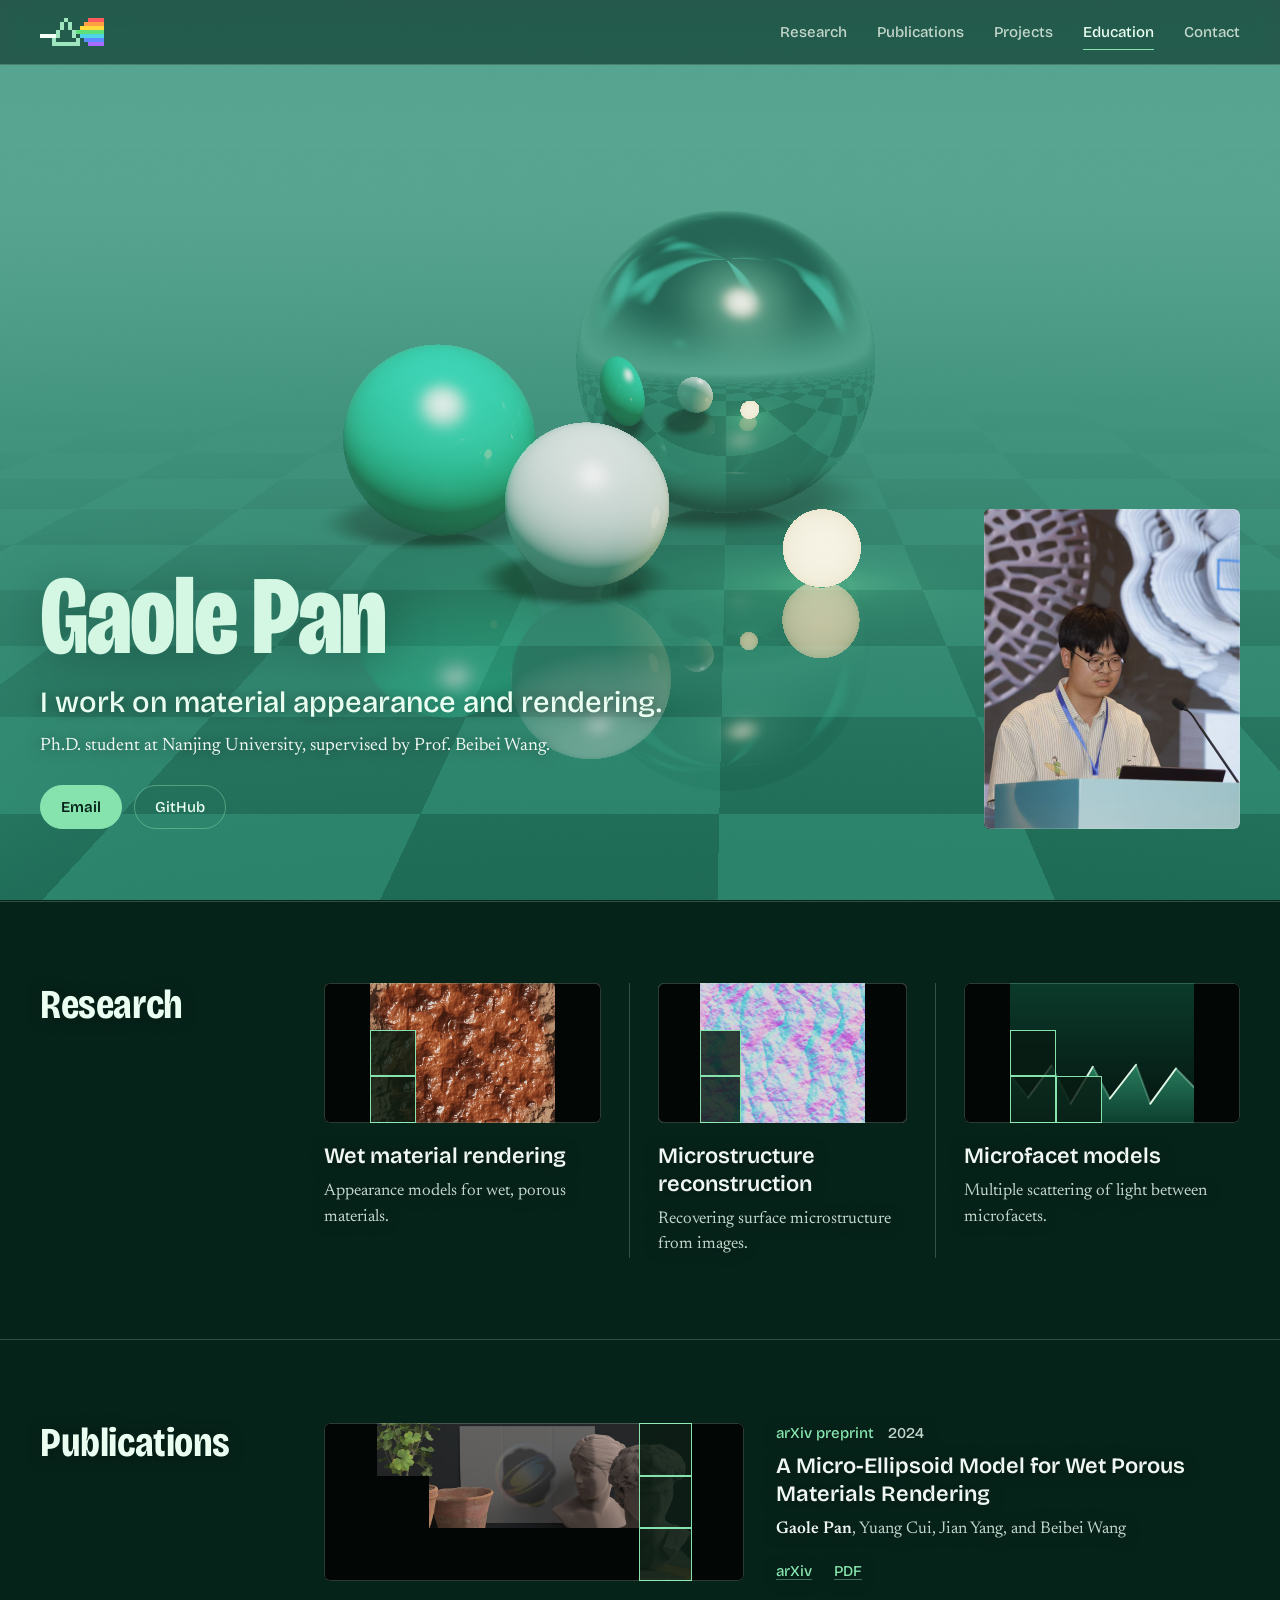
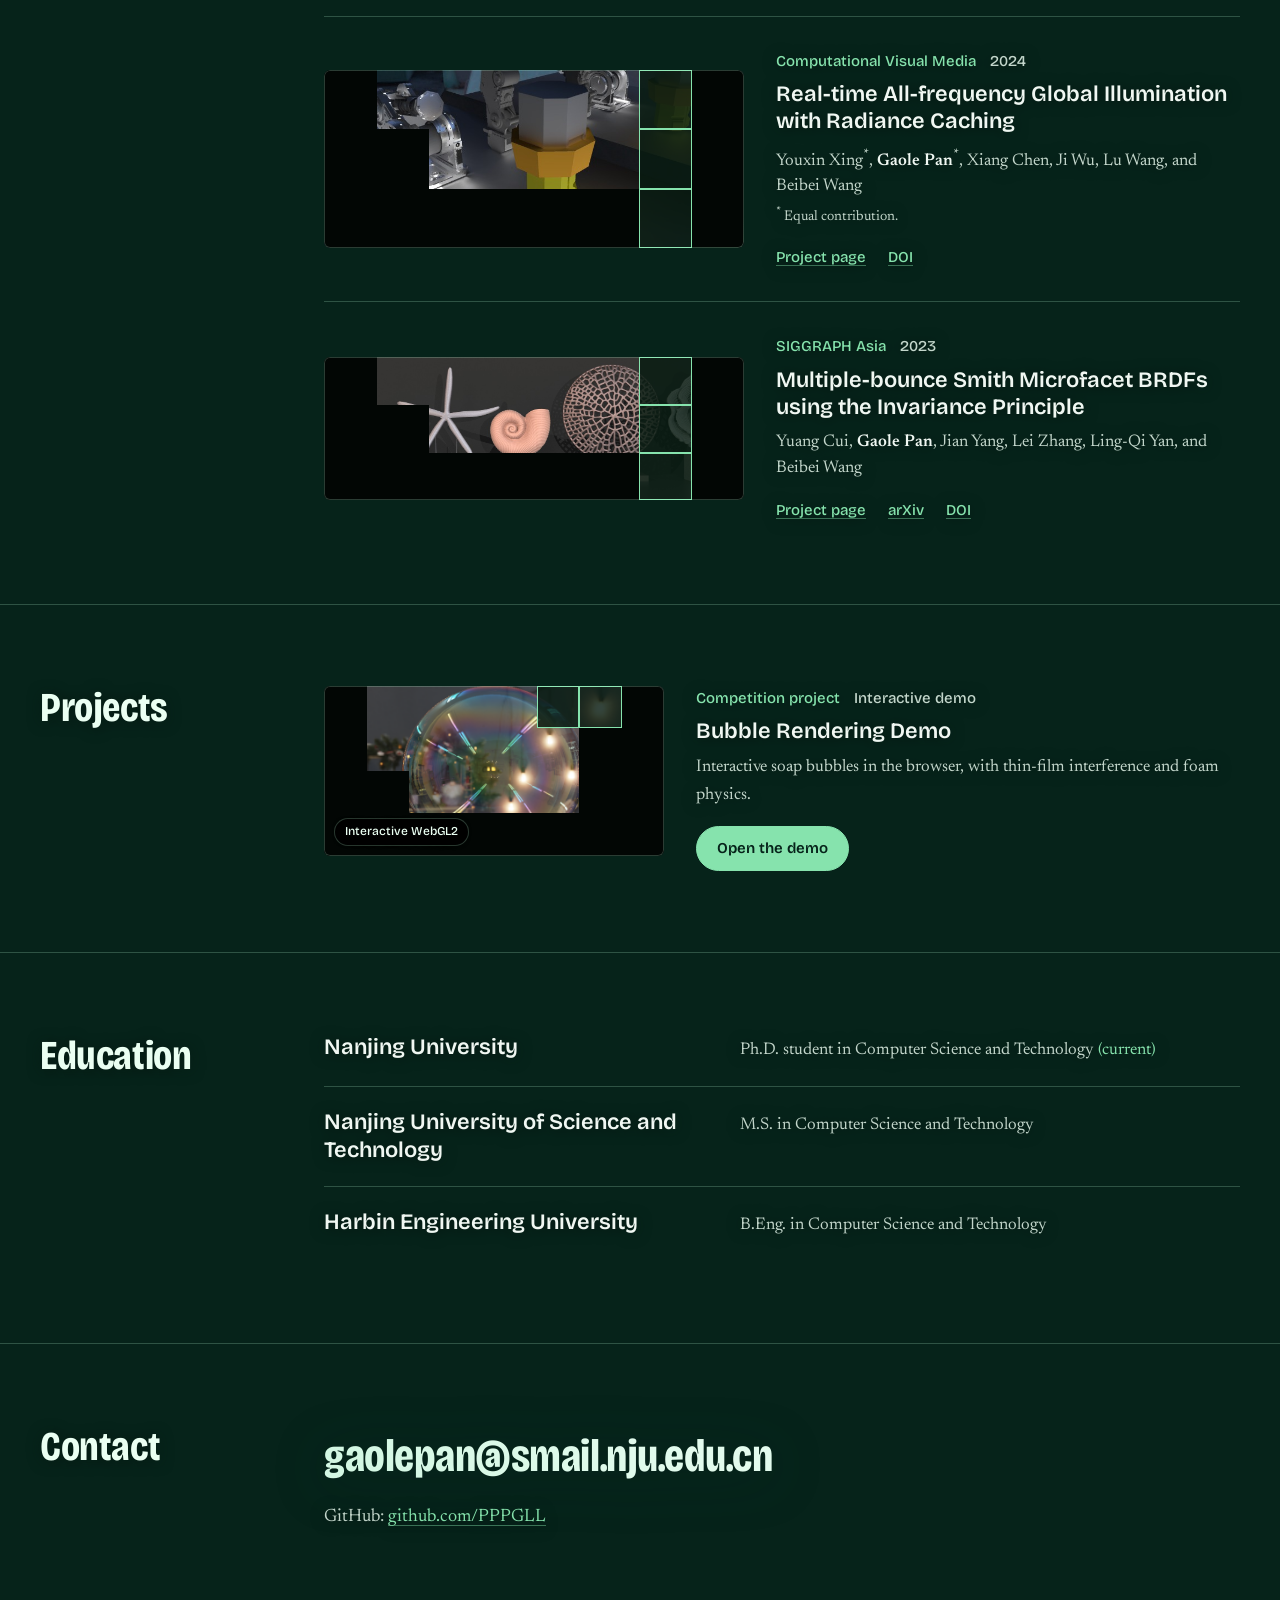
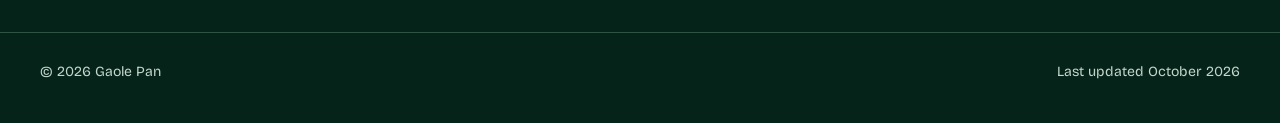
<file: index.html>
<!DOCTYPE html>
<html lang="en">
<head>
  <meta charset="UTF-8">
  <meta name="viewport" content="width=device-width, initial-scale=1">
  <meta name="description" content="Gaole Pan is a Ph.D. student at Nanjing University working on material appearance and rendering: wet materials, microfacet models, and microstructure reconstruction.">
  <meta name="author" content="Gaole Pan">
  <meta name="robots" content="index, follow">
  <meta name="theme-color" content="#06231a">
  <link rel="canonical" href="https://pppgll.github.io/">

  <meta property="og:type" content="profile">
  <meta property="og:title" content="Gaole Pan – Ph.D. student in rendering, Nanjing University">
  <meta property="og:site_name" content="Gaole Pan">
  <meta property="og:description" content="Gaole Pan is a Ph.D. student at Nanjing University working on material appearance and rendering: wet materials, microfacet models, and microstructure reconstruction.">
  <meta property="og:url" content="https://pppgll.github.io/">
  <meta property="og:image" content="https://pppgll.github.io/assets/gaole-pan.jpg">
  <meta property="og:image:alt" content="Gaole Pan giving a research presentation">
  <meta property="profile:first_name" content="Gaole">
  <meta property="profile:last_name" content="Pan">

  <meta name="twitter:card" content="summary">
  <meta name="twitter:title" content="Gaole Pan – Ph.D. student in rendering, Nanjing University">
  <meta name="twitter:description" content="Gaole Pan is a Ph.D. student at Nanjing University working on material appearance and rendering: wet materials, microfacet models, and microstructure reconstruction.">
  <meta name="twitter:image" content="https://pppgll.github.io/assets/gaole-pan.jpg">

  <link rel="icon" href="assets/favicon.svg" type="image/svg+xml">
  <title>Gaole Pan – Ph.D. student in rendering, Nanjing University</title>
  <script type="application/ld+json">
    {
      "@context": "https://schema.org",
      "@graph": [
        {
          "@type": "WebSite",
          "@id": "https://pppgll.github.io/#website",
          "url": "https://pppgll.github.io/",
          "name": "Gaole Pan",
          "alternateName": "潘高乐",
          "inLanguage": "en"
        },
        {
          "@type": "ProfilePage",
          "@id": "https://pppgll.github.io/#page",
          "url": "https://pppgll.github.io/",
          "name": "Gaole Pan – Ph.D. student in rendering, Nanjing University",
          "isPartOf": { "@id": "https://pppgll.github.io/#website" },
          "mainEntity": { "@id": "https://pppgll.github.io/#gaole-pan" },
          "dateModified": "2026-10-11"
        },
        {
          "@type": "Person",
          "@id": "https://pppgll.github.io/#gaole-pan",
          "name": "Gaole Pan",
          "alternateName": "潘高乐",
          "givenName": "Gaole",
          "familyName": "Pan",
          "url": "https://pppgll.github.io/",
          "image": "https://pppgll.github.io/assets/gaole-pan.jpg",
          "email": "mailto:gaolepan@smail.nju.edu.cn",
          "jobTitle": "Ph.D. student",
          "description": "Ph.D. student at Nanjing University working on material appearance and rendering.",
          "affiliation": {
            "@type": "CollegeOrUniversity",
            "name": "Nanjing University",
            "url": "https://www.nju.edu.cn/en/"
          },
          "sameAs": [
            "https://github.com/PPPGLL"
          ],
          "knowsAbout": [
            "Computer graphics",
            "Physically based rendering",
            "Material appearance",
            "Wet material rendering",
            "Microfacet models",
            "Microstructure reconstruction"
          ]
        }
      ]
    }
  </script>
  <link rel="preload" href="assets/fonts/bricolage-var.woff2" as="font" type="font/woff2" crossorigin>
  <link rel="preload" href="assets/fonts/newsreader-var.woff2" as="font" type="font/woff2" crossorigin>
  <link rel="stylesheet" href="assets/site.css?v=8">
</head>
<body>
  <a class="skip-link" href="#main">Skip to main content</a>
  <canvas id="surface" aria-hidden="true"></canvas>

  <header class="site-header">
    <nav class="nav container" aria-label="Primary navigation">
      <a class="nameplate" href="#top" aria-label="Gaole Pan, back to top"><img src="assets/logo.svg" alt="" width="64" height="28"></a>
      <div class="nav-links" id="nav-links">
        <a href="#research">Research</a>
        <a href="#publications">Publications</a>
        <a href="#projects">Projects</a>
        <a href="#education">Education</a>
        <a href="#contact">Contact</a>
      </div>
      <button class="menu-button" id="menu-button" type="button" aria-controls="nav-links" aria-expanded="false">Menu</button>
    </nav>
    <div class="progress" aria-hidden="true"></div>
  </header>

  <main id="main">
    <section class="hero" id="top">
      <div class="container">
        <div class="hero-grid">
          <div class="hero-copy">
            <h1 class="lit-text">Gaole Pan</h1>
            <p class="role">I work on material appearance and rendering.</p>
            <p class="affiliation">Ph.D. student at Nanjing University, supervised by Prof. Beibei Wang.</p>
            <ul class="profile-links">
              <li><a class="button solid" href="mailto:gaolepan@smail.nju.edu.cn">Email</a></li>
              <li><a class="button" href="https://github.com/PPPGLL" target="_blank" rel="noreferrer">GitHub</a></li>
            </ul>
          </div>
          <div class="frame lit portrait">
            <img src="assets/gaole-pan.jpg" alt="Gaole Pan giving a research presentation" width="1920" height="1280">
          </div>
        </div>
      </div>
    </section>

    <section class="section" id="research">
      <div class="section-grid container">
        <div class="section-head">
          <h2>Research</h2>
        </div>
        <ul class="research-list">
          <li>
            <div class="frame lit tile"><canvas data-tile="wet" role="img" aria-label="A porous surface darkening as water soaks in"></canvas></div>
            <h3>Wet material rendering</h3>
            <p>Appearance models for wet, porous materials.</p>
          </li>
          <li>
            <div class="frame lit tile"><canvas data-tile="recon" role="img" aria-label="A surface scan turning into a normal map"></canvas></div>
            <h3>Microstructure reconstruction</h3>
            <p>Recovering surface microstructure from images.</p>
          </li>
          <li>
            <div class="frame lit tile"><canvas data-tile="facet" role="img" aria-label="Light rays bouncing between microfacets"></canvas></div>
            <h3>Microfacet models</h3>
            <p>Multiple scattering of light between microfacets.</p>
          </li>
        </ul>
      </div>
    </section>

    <section class="section" id="publications">
      <div class="section-grid container">
        <div class="section-head">
          <h2>Publications</h2>
        </div>
        <ol class="entries pubs">
          <li class="entry media">
            <a class="frame lit" href="https://arxiv.org/abs/2401.15628" target="_blank" rel="noreferrer" aria-label="Open the wet porous materials rendering preprint on arXiv">
              <img src="assets/pub-wet-porous.jpg" alt="Rendered terracotta pots and stone busts, partly wet" width="1400" height="525" loading="lazy">
            </a>
            <div>
              <p class="venue"><span>arXiv preprint</span><span class="year">2024</span></p>
              <h3>A Micro-Ellipsoid Model for Wet Porous Materials Rendering</h3>
              <p class="authors"><strong>Gaole Pan</strong>, Yuang Cui, Jian Yang, and Beibei Wang</p>
              <ul class="links">
                <li><a href="https://arxiv.org/abs/2401.15628" target="_blank" rel="noreferrer">arXiv</a></li>
                <li><a href="https://arxiv.org/pdf/2401.15628" target="_blank" rel="noreferrer">PDF</a></li>
              </ul>
            </div>
          </li>
          <li class="entry media">
            <a class="frame lit" href="https://wangningbei.github.io/2023/RealtimeGI.html" target="_blank" rel="noreferrer" aria-label="Open the Real-time Global Illumination project page">
              <img src="assets/pub-realtime-gi.jpg" alt="Rendered machine parts on a glossy table lit by indirect light" width="760" height="322" loading="lazy">
            </a>
            <div>
              <p class="venue"><span>Computational Visual Media</span><span class="year">2024</span></p>
              <h3>Real-time All-frequency Global Illumination with Radiance Caching</h3>
              <p class="authors">Youxin Xing<sup>*</sup>, <strong>Gaole Pan</strong><sup>*</sup>, Xiang Chen, Ji Wu, Lu Wang, and Beibei Wang
                <small><sup>*</sup> Equal contribution.</small></p>
              <ul class="links">
                <li><a href="https://wangningbei.github.io/2023/RealtimeGI.html" target="_blank" rel="noreferrer">Project page</a></li>
                <li><a href="https://doi.org/10.1007/s41095-023-0367-z" target="_blank" rel="noreferrer">DOI</a></li>
              </ul>
            </div>
          </li>
          <li class="entry media">
            <a class="frame lit" href="https://wangningbei.github.io/2023/GMBBRDF.html" target="_blank" rel="noreferrer" aria-label="Open the Multiple-bounce Smith Microfacet BRDFs project page">
              <img src="assets/pub-gmbbrdf.jpg" alt="Rendered sculptures in rough metal and ceramic materials" width="1400" height="479" loading="lazy">
            </a>
            <div>
              <p class="venue"><span>SIGGRAPH Asia</span><span class="year">2023</span></p>
              <h3>Multiple-bounce Smith Microfacet BRDFs using the Invariance Principle</h3>
              <p class="authors">Yuang Cui, <strong>Gaole Pan</strong>, Jian Yang, Lei Zhang, Ling-Qi Yan, and Beibei Wang</p>
              <ul class="links">
                <li><a href="https://wangningbei.github.io/2023/GMBBRDF.html" target="_blank" rel="noreferrer">Project page</a></li>
                <li><a href="https://arxiv.org/abs/2302.03408" target="_blank" rel="noreferrer">arXiv</a></li>
                <li><a href="https://doi.org/10.1145/3610548.3618198" target="_blank" rel="noreferrer">DOI</a></li>
              </ul>
            </div>
          </li>
        </ol>
      </div>
    </section>

    <section class="section" id="projects">
      <div class="section-grid container">
        <div class="section-head">
          <h2>Projects</h2>
        </div>
        <ul class="entries">
          <li class="entry media">
            <a class="frame lit" href="bubble-demo/" aria-label="Launch the Bubble Rendering Demo">
              <img src="assets/bubble-demo-preview.png" alt="Bubble rendering demo showing a single iridescent soap bubble in a studio scene" width="774" height="642" loading="lazy">
              <span class="badge">Interactive WebGL2</span>
            </a>
            <div>
              <p class="venue"><span>Competition project</span><span class="year">Interactive demo</span></p>
              <h3>Bubble Rendering Demo</h3>
              <p class="description">Interactive soap bubbles in the browser, with thin-film interference and foam physics.</p>
              <a class="button solid" href="bubble-demo/">Open the demo</a>
            </div>
          </li>
        </ul>
      </div>
    </section>

    <section class="section" id="education">
      <div class="section-grid container">
        <div class="section-head">
          <h2>Education</h2>
        </div>
        <ul class="entries">
          <li class="entry school">
            <h3>Nanjing University</h3>
            <p>Ph.D. student in Computer Science and Technology <span class="now">(current)</span></p>
          </li>
          <li class="entry school">
            <h3>Nanjing University of Science and Technology</h3>
            <p>M.S. in Computer Science and Technology</p>
          </li>
          <li class="entry school">
            <h3>Harbin Engineering University</h3>
            <p>B.Eng. in Computer Science and Technology</p>
          </li>
        </ul>
      </div>
    </section>

    <section class="section" id="contact">
      <div class="section-grid container">
        <div class="section-head">
          <h2>Contact</h2>
        </div>
        <div class="contact">
          <a class="contact-mail lit-text" href="mailto:gaolepan@smail.nju.edu.cn">gaolepan@smail.nju.edu.cn</a>
          <p>GitHub: <a href="https://github.com/PPPGLL" target="_blank" rel="noreferrer">github.com/PPPGLL</a></p>
        </div>
      </div>
    </section>
  </main>

  <footer>
    <div class="footer-inner container">
      <span>© <span id="year"></span> Gaole Pan</span>
      <span>Last updated October 2026</span>
    </div>
  </footer>

  <script src="assets/site.js?v=8" defer></script>
</body>
</html>
</file>
<file: assets/site.css>
/* Gaole Pan — homepage
   One light source (the pointer) lights everything: the microfacet surface in
   the background, the name, and the frames around images. */

@font-face {
  font-family: "Bricolage Grotesque";
  src: url("fonts/bricolage-var.woff2") format("woff2");
  font-weight: 200 800;
  font-stretch: 75% 100%;
  font-display: swap;
}
@font-face {
  font-family: "Newsreader";
  src: url("fonts/newsreader-var.woff2") format("woff2");
  font-weight: 200 800;
  font-display: swap;
}

:root {
  --void: #06231a;
  --pit: #06100a;
  --moss: #143524;
  --malachite: #2a9d68;
  --leaf: #86e3ad;
  --glint: #eafff2;
  --bone: #f0f7f2;
  --ash: #c3d6cb;
  --line: rgba(190, 255, 220, .22);

  --display: "Bricolage Grotesque", "Arial Narrow", "Helvetica Neue", Arial, sans-serif;
  --text: "Newsreader", "Iowan Old Style", Georgia, "Times New Roman", serif;

  --content: 1200px;
  --gutter: 32px;
  --nav-h: 64px;

  /* light position in viewport px, written by site.js */
  --lx: 30vw;
  --ly: 20vh;
}

* { box-sizing: border-box; }

html {
  background: var(--void);
  scroll-behavior: smooth;
  -webkit-text-size-adjust: 100%;
}

body {
  margin: 0;
  color: var(--bone);
  background: transparent; /* the surface canvas sits between html and body */
  font-family: var(--text);
  font-size: 18px;
  line-height: 1.62;
  font-optical-sizing: auto;
  -webkit-font-smoothing: antialiased;
  overflow-x: hidden;
}

/* Static fallback when WebGL is unavailable */
body.no-gl {
  background:
    radial-gradient(900px 600px at 78% -10%, rgba(120, 220, 170, .35), transparent 70%),
    linear-gradient(#0a3a2b, #06231a);
  background-attachment: fixed;
}

p { margin: 0 0 1em; }
img { max-width: 100%; }

a {
  color: var(--leaf);
  text-decoration-thickness: 1px;
  text-underline-offset: .2em;
  text-decoration-color: rgba(134, 227, 173, .45);
  transition: color .15s, text-decoration-color .15s;
}
a:hover { color: var(--glint); text-decoration-color: var(--glint); }

:focus-visible {
  outline: 2px solid var(--leaf);
  outline-offset: 3px;
  border-radius: 2px;
}

::selection { color: var(--void); background: var(--leaf); }

.container {
  width: min(var(--content), 100% - 2 * var(--gutter));
  margin-inline: auto;
}

.skip-link {
  position: fixed;
  top: 8px;
  left: 8px;
  z-index: 100;
  padding: 8px 14px;
  color: var(--void);
  background: var(--leaf);
  font-family: var(--display);
  font-weight: 600;
  text-decoration: none;
  transform: translateY(-200%);
}
.skip-link:focus { transform: none; color: var(--void); }

/* ---------- background surface ---------- */

#surface {
  position: fixed;
  inset: 0;
  z-index: -1;
  width: 100%;
  height: 100%;
  display: block;
  pointer-events: none;
}

/* ---------- header ---------- */

.site-header {
  position: sticky;
  top: 0;
  z-index: 20;
  background: rgba(4, 30, 22, .55);
  border-bottom: 1px solid var(--line);
  -webkit-backdrop-filter: blur(14px) saturate(1.2);
  backdrop-filter: blur(14px) saturate(1.2);
}

.nav {
  min-height: var(--nav-h);
  display: flex;
  align-items: center;
  gap: 32px;
}

.nameplate {
  margin-right: auto;
  color: var(--bone);
  font-family: var(--display);
  font-size: 19px;
  font-weight: 700;
  font-stretch: 85%;
  letter-spacing: .01em;
  text-decoration: none;
}
.nameplate { display: inline-flex; align-items: center; padding: 6px 0; }
.nameplate img { display: block; width: 64px; height: 28px; image-rendering: pixelated; transition: transform .2s; }
.nameplate:hover img { transform: translateX(2px); }


.nav-links {
  display: flex;
  align-items: center;
  gap: 30px;
}

.nav-links a {
  position: relative;
  padding: 6px 0;
  color: var(--ash);
  font-family: var(--display);
  font-size: 15px;
  font-weight: 500;
  text-decoration: none;
}
.nav-links a::after {
  content: "";
  position: absolute;
  left: 0;
  right: 0;
  bottom: 0;
  height: 1px;
  background: var(--leaf);
  transform: scaleX(0);
  transform-origin: left;
  transition: transform .25s ease;
}
.nav-links a:hover,
.nav-links a[aria-current="true"] { color: var(--glint); }
.nav-links a:hover::after,
.nav-links a[aria-current="true"]::after { transform: scaleX(1); }

.menu-button {
  display: none;
  padding: 7px 14px;
  color: var(--bone);
  background: transparent;
  border: 1px solid var(--line);
  border-radius: 999px;
  font-family: var(--display);
  font-size: 14px;
  font-weight: 500;
  cursor: pointer;
}

/* reading progress */
.progress {
  position: absolute;
  left: 0;
  bottom: -1px;
  width: 100%;
  height: 1px;
  background: var(--leaf);
  transform: scaleX(var(--progress, 0));
  transform-origin: left;
  box-shadow: 0 0 12px rgba(134, 227, 173, .8);
}

/* ---------- hero ---------- */

.hero {
  display: flex;
  align-items: flex-end;
  min-height: calc(100svh - var(--nav-h));
  padding: clamp(48px, 9vh, 110px) 0 clamp(48px, 8vh, 88px);
}


.hero-grid {
  display: grid;
  grid-template-columns: minmax(0, 1fr) clamp(180px, 20vw, 260px);
  gap: clamp(28px, 5vw, 80px);
  align-items: end;
}

.hero h1 {
  margin: 0 0 .16em;
  font-family: var(--display);
  font-size: clamp(48px, 8.75vw, 130px);   /* half of the first version */
  font-weight: 800;
  font-stretch: 75%;
  line-height: .9;
  letter-spacing: -.012em;
  color: #c9f2dc;
}

/* text lit by the same light as the surface */
@supports ((-webkit-background-clip: text) or (background-clip: text)) {
  .lit-text {
    background-image: radial-gradient(
      560px circle at var(--ex, 30%) var(--ey, 20%),
      #ffffff 0%,
      #f1fff7 30%,
      #d3f7e3 100%
    );
    -webkit-background-clip: text;
    background-clip: text;
    -webkit-text-fill-color: transparent;
    color: transparent;
    filter: drop-shadow(0 6px 26px rgba(2, 40, 28, .38));
  }
}

.hero-copy { max-width: 44em; }

.role {
  margin: 0 0 .35em;
  color: var(--glint);
  font-family: var(--display);
  font-size: clamp(21px, 2.3vw, 30px);
  font-weight: 500;
  line-height: 1.25;
}

.affiliation { color: var(--bone); margin-bottom: 1.3em; }
.hero-copy, .section { text-shadow: 0 1px 14px rgba(2, 24, 17, .55); }
.button, .lit-text { text-shadow: none; }
.summary { font-size: 1.08em; margin-bottom: 1.4em; }

.profile-links {
  display: flex;
  flex-wrap: wrap;
  gap: 12px;
  margin: 0;
  padding: 0;
  list-style: none;
}

.button {
  display: inline-block;
  padding: 9px 20px;
  color: var(--glint);
  border: 1px solid rgba(134, 227, 173, .45);
  border-radius: 999px;
  font-family: var(--display);
  font-size: 15px;
  font-weight: 500;
  text-decoration: none;
  transition: background .2s, color .2s, border-color .2s;
}
.button:hover { color: var(--void); background: var(--leaf); border-color: var(--leaf); }
.button.solid { color: var(--void); background: var(--leaf); border-color: var(--leaf); font-weight: 600; }
.button.solid:hover { background: var(--glint); border-color: var(--glint); }

.portrait { aspect-ratio: 4 / 5; }
.portrait img { object-position: 38% center; }

/* ---------- frames: images that "render in" ---------- */

.frame {
  position: relative;
  display: block;
  overflow: hidden;
  background: var(--pit);
  border-radius: 6px;
  isolation: isolate;
}
.frame img {
  display: block;
  width: 100%;
  height: 100%;
  object-fit: cover;
}

/* edge highlight that follows the light */
.lit::after {
  content: "";
  position: absolute;
  inset: 0;
  z-index: 3;
  padding: 1px;
  border-radius: inherit;
  background:
    radial-gradient(380px circle at var(--ex, -999px) var(--ey, -999px),
      rgba(234, 255, 242, .95), rgba(134, 227, 173, .35) 38%, transparent 72%),
    linear-gradient(var(--line), var(--line));
  -webkit-mask: linear-gradient(#000 0 0) content-box, linear-gradient(#000 0 0);
  -webkit-mask-composite: xor;
  mask: linear-gradient(#000 0 0) content-box exclude, linear-gradient(#000 0 0);
  pointer-events: none;
}

/* render buckets: tiles clear one by one, the way a renderer finishes an image */
.buckets {
  position: absolute;
  inset: 0;
  z-index: 2;
  display: grid;
  grid-template-columns: repeat(var(--cols), 1fr);
  grid-template-rows: repeat(var(--rows), 1fr);
  pointer-events: none;
}
.bucket {
  background: #020604;
  transition: opacity .28s ease-out, background-color .12s;
}
.bucket.active {
  background: rgba(8, 28, 18, .82);
  box-shadow: inset 0 0 0 1px var(--leaf);
}
.bucket.done { opacity: 0; }

.badge {
  position: absolute;
  z-index: 4;
  left: 10px;
  bottom: 10px;
  padding: 3px 10px;
  color: var(--glint);
  background: rgba(0, 0, 0, .7);
  border: 1px solid var(--line);
  border-radius: 999px;
  font-family: var(--display);
  font-size: 12px;
  font-weight: 500;
}

/* ---------- sections ---------- */

.section {
  padding: clamp(56px, 9vh, 104px) 0;
  border-top: 1px solid var(--line);
  scroll-margin-top: var(--nav-h);
}

.section-grid {
  display: grid;
  grid-template-columns: 220px minmax(0, 1fr);
  gap: clamp(28px, 5vw, 72px);
}

.section-head { position: sticky; top: calc(var(--nav-h) + 28px); align-self: start; }

h2 {
  margin: 0;
  color: var(--glint);
  font-family: var(--display);
  font-size: clamp(30px, 3.2vw, 42px);
  font-weight: 700;
  font-stretch: 80%;
  line-height: 1.05;
  letter-spacing: -.01em;
}

.section-note {
  margin: 10px 0 0;
  color: var(--ash);
  font-size: 16px;
  line-height: 1.4;
}

h3 {
  margin: 0 0 .4em;
  color: var(--bone);
  font-family: var(--display);
  font-size: 22px;
  font-weight: 600;
  line-height: 1.25;
}

/* ---------- research ---------- */

.research-list {
  display: grid;
  grid-template-columns: repeat(3, minmax(0, 1fr));
  margin: 0;
  padding: 0;
  list-style: none;
}
.research-list > li { padding: 0 28px; border-left: 1px solid var(--line); }
.research-list > li:first-child { padding-left: 0; border-left: 0; }
.research-list > li:last-child { padding-right: 0; }
.research-list p { margin: 0; color: var(--ash); font-size: 17px; line-height: 1.5; }

/* small live renders, one per research area */
.tile { height: 140px; margin-bottom: 20px; background: #04140f; }
.tile canvas { display: block; width: 100%; height: 100%; }

/* ---------- lists of entries ---------- */

.entries { margin: 0; padding: 0; list-style: none; }
.entry { padding: 32px 0; border-top: 1px solid var(--line); }
.entry:first-child { padding-top: 0; border-top: 0; }
.entry:last-child { padding-bottom: 0; }

.entry.media {
  display: grid;
  grid-template-columns: minmax(0, 340px) minmax(0, 1fr);
  gap: 32px;
  align-items: start;
}
.entry.media .frame { aspect-ratio: 2 / 1; }
/* publication figures keep their own proportions, so nothing is cropped */
.pubs .entry.media { grid-template-columns: minmax(0, 420px) minmax(0, 1fr); align-items: center; }
.pubs .entry.media .frame { aspect-ratio: auto; }
.pubs .entry.media .frame img { height: auto; }

.venue {
  display: flex;
  gap: 14px;
  align-items: baseline;
  margin: 0 0 8px;
  color: var(--leaf);
  font-family: var(--display);
  font-size: 15px;
  font-weight: 500;
}
.venue .year { color: var(--ash); font-variant-numeric: tabular-nums; }

.authors { color: var(--ash); font-size: 17px; line-height: 1.5; }
.authors strong { color: var(--bone); font-weight: 600; }
.authors small { display: block; margin-top: 4px; font-size: 14px; }

.links { display: flex; flex-wrap: wrap; gap: 6px 22px; margin: 0; padding: 0; list-style: none; font-family: var(--display); font-size: 15px; font-weight: 500; }

.entry .description { color: var(--ash); font-size: 17px; max-width: 38em; }

/* education */
.entry.school {
  display: grid;
  grid-template-columns: minmax(0, 1fr) minmax(0, 1.3fr);
  gap: 8px 32px;
  align-items: baseline;
  padding: 22px 0;
}
.entry.school:first-child { padding-top: 0; }
.entry.school h3 { margin: 0; }
.entry.school p { margin: 0; color: var(--ash); font-size: 17px; }
.entry.school .now { color: var(--leaf); }

/* ---------- contact ---------- */

.contact p { max-width: 34em; color: var(--ash); }
.contact-mail {
  display: inline-block;
  margin: 6px 0 22px;
  font-family: var(--display);
  font-size: clamp(22px, 3.6vw, 50px);
  font-weight: 700;
  font-stretch: 78%;
  line-height: 1.1;
  letter-spacing: -.01em;
  overflow-wrap: anywhere;
  text-decoration: none;
  color: #c9f2dc;
}
.contact-mail:hover { text-decoration: underline; text-decoration-color: var(--leaf); text-decoration-thickness: 2px; }

/* ---------- footer ---------- */

footer {
  padding: 28px 0 40px;
  border-top: 1px solid var(--line);
  color: var(--ash);
  font-family: var(--display);
  font-size: 14px;
}
.footer-inner { display: flex; justify-content: space-between; gap: 20px; }

/* ---------- small screens ---------- */

@media (max-width: 900px) {
  :root { --gutter: 22px; }
  .menu-button { display: block; }
  .nav-links {
    position: absolute;
    top: calc(var(--nav-h) + 1px);
    left: 0;
    right: 0;
    display: none;
    flex-direction: column;
    align-items: flex-start;
    gap: 6px;
    padding: 16px var(--gutter) 22px;
    background: rgba(4, 30, 22, .96);
    border-bottom: 1px solid var(--line);
  }
  .nav-links.open { display: flex; }
  .nav-links a { font-size: 18px; padding: 8px 0; }

  .section-grid { grid-template-columns: 1fr; gap: 28px; }
  .section-head { position: static; }
  .research-list { grid-template-columns: 1fr; }
  .research-list > li,
  .research-list > li:first-child,
  .research-list > li:last-child { padding: 26px 0; border-left: 0; border-top: 1px solid var(--line); }
  .research-list > li:first-child { padding-top: 0; border-top: 0; }
  .research-list > li:last-child { padding-bottom: 0; }
}

@media (max-width: 640px) {
  body { font-size: 17px; }
  .hero-grid { grid-template-columns: 1fr; align-items: start; }
  .hero { min-height: 0; }
  .portrait { width: min(62vw, 260px); grid-row: 1; }
  .entry.media { grid-template-columns: 1fr; gap: 18px; }
  .pubs .entry.media { grid-template-columns: 1fr; }
  .entry.school { grid-template-columns: 1fr; }
  .footer-inner { flex-direction: column; gap: 4px; }
}

/* ---------- reduced motion ---------- */

@media (prefers-reduced-motion: reduce) {
  html { scroll-behavior: auto; }
  .nav-links a::after, .button, a { transition: none; }
}
</file>
